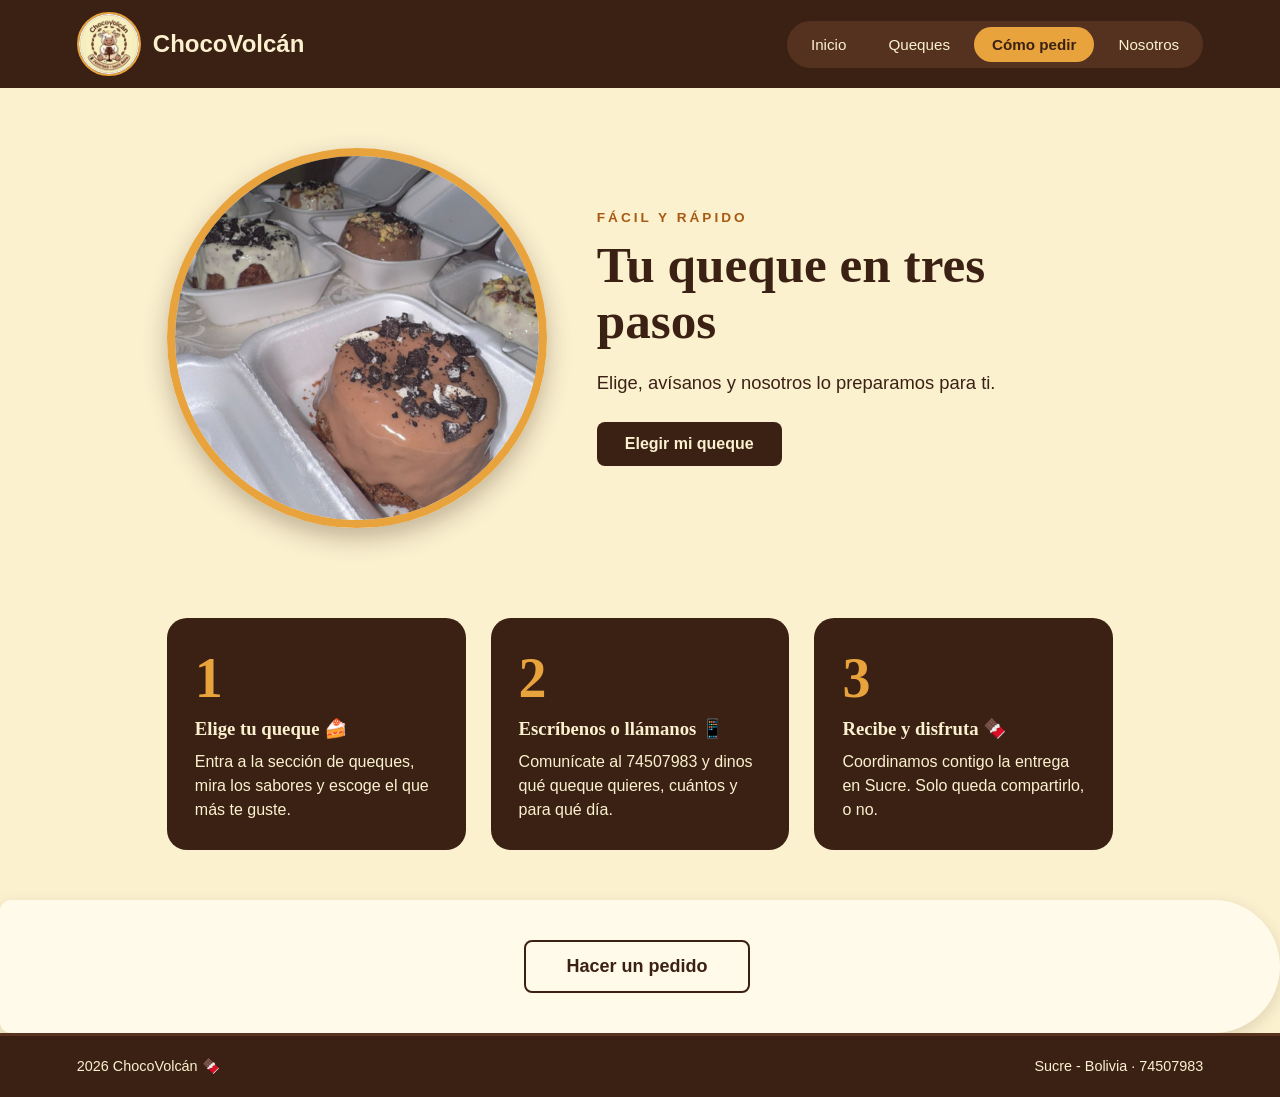
<file: como_pedir.html>
<!DOCTYPE html>
<html lang="es">
<head>
    <meta charset="UTF-8">
    <meta name="viewport" content="width=device-width, initial-scale=1.0">
    <title>ChocoVolcán | Cómo pedir</title>
    <link rel="stylesheet" href="css/estilos.css">
</head>
<body>
    <header>
        <a class="marca" href="index.html">
            <img src="imagenes/logo.png" alt="Logo de ChocoVolcán">
            <span>ChocoVolcán</span>
        </a>
        <nav>
            <ul>
                <li><a href="index.html">Inicio</a></li>
                <li><a href="queques.html">Queques</a></li>
                <li><a class="activo" href="como_pedir.html">Cómo pedir</a></li>
                <li><a href="nosotros.html">Nosotros</a></li>
            </ul>
        </nav>
    </header>
    <main>
        <section class="portada invertido">
            <div class="portada-texto">
                <p class="etiqueta">Fácil y rápido</p>
                <h1>Tu queque en tres pasos</h1>
                <p class="descripcion">Elige, avísanos y nosotros lo preparamos para ti.</p>
                <a class="boton" href="queques.html">Elegir mi queque</a>
            </div>
            <img src="imagenes/presentacion.jpeg" alt="Queque marmoleado">
        </section>
        <section class="pasos">
            <article class="paso">
                <span class="numero">1</span>
                <h3>Elige tu queque 🍰</h3>
                <p>Entra a la sección de queques, mira los sabores y escoge el que más te guste.</p>
            </article>
            <article class="paso">
                <span class="numero">2</span>
                <h3>Escríbenos o llámanos 📱</h3>
                <p>Comunícate al 74507983 y dinos qué queque quieres, cuántos y para qué día.</p>
            </article>
            <article class="paso">
                <span class="numero">3</span>
                <h3>Recibe y disfruta 🍫</h3>
                <p>Coordinamos contigo la entrega en Sucre. Solo queda compartirlo, o no.</p>
            </article>
        </section>
        <section>
          <div class="pedido-general" >
                   <button class="pedir" onclick="pedirGeneral()" id="pedido">Hacer un pedido</button>
                </div>
            </div>
        </section>
    </main>
    <footer>
        <p>2026 ChocoVolcán 🍫</p>
        <p>Sucre - Bolivia · 74507983</p>
    </footer>
     <script src="js/script.js"></script>
</body>
</html>
</file>
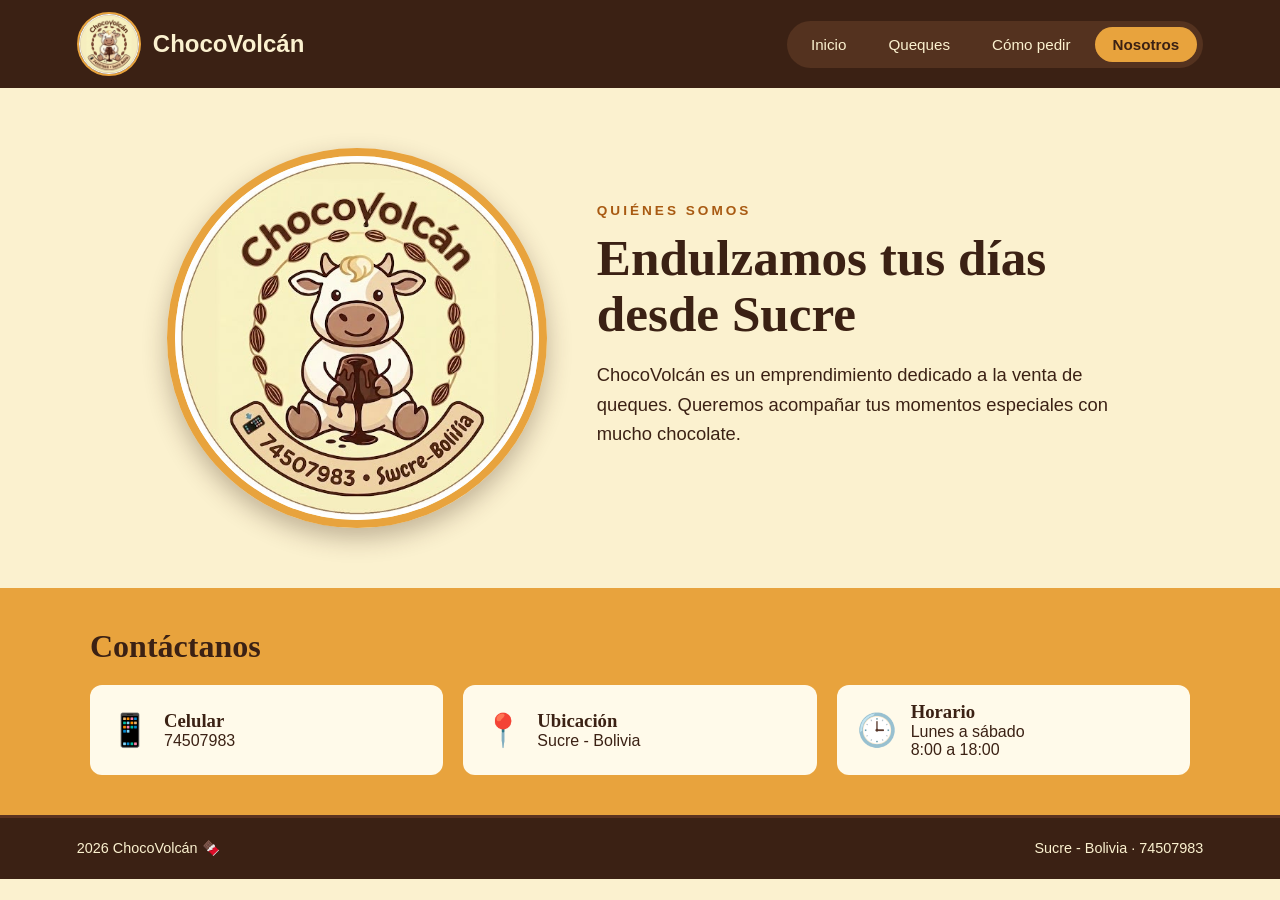
<file: nosotros.html>
<!DOCTYPE html>
<html lang="es">
<head>
    <meta charset="UTF-8">
    <meta name="viewport" content="width=device-width, initial-scale=1.0">
    <title>ChocoVolcán | Nosotros</title>
    <link rel="stylesheet" href="css/estilos.css">
</head>
<body>
    <header>
        <a class="marca" href="index.html">
            <img src="imagenes/logo.png" alt="Logo de ChocoVolcán">
            <span>ChocoVolcán</span>
        </a>
        <nav>
            <ul>
                <li><a href="index.html">Inicio</a></li>
                <li><a href="queques.html">Queques</a></li>
                <li><a href="como_pedir.html">Cómo pedir</a></li>
                <li><a class="activo" href="nosotros.html">Nosotros</a></li>
            </ul>
        </nav>
    </header>
    <main>
        <section class="portada invertido">
            <div class="portada-texto">
                <p class="etiqueta">Quiénes somos</p>
                <h1>Endulzamos tus días desde Sucre</h1>
                <p class="descripcion">ChocoVolcán es un emprendimiento dedicado a la venta de queques.
                    Queremos acompañar tus momentos especiales con mucho chocolate.
                </p>
            </div>
            <img src="imagenes/logo.png" alt="Logo de ChocoVolcán">
        </section>
        <section class="contacto">
            <h2>Contáctanos</h2>
            <div class="datos">
                <div class="dato">
                    <span class="icono">📱</span>
                    <div>
                        <h3>Celular</h3>
                        <p>74507983</p>
                    </div>
                </div>
                <div class="dato">
                    <span class="icono">📍</span>
                    <div>
                        <h3>Ubicación</h3>
                        <p>Sucre - Bolivia</p>
                    </div>
                </div>
                <div class="dato">
                    <span class="icono">🕒</span>
                    <div>
                        <h3>Horario</h3>
                        <p>Lunes a sábado<br>8:00 a 18:00</p>
                    </div>
                </div>
            </div>
        </section>
    </main>
    <footer>
        <p>2026 ChocoVolcán 🍫</p>
        <p>Sucre - Bolivia · 74507983</p>
    </footer>
</body>
</html>
</file>
<file: css/estilos.css>
/*estilos generales*/
*{
    margin: 0;
    padding: 0;
    box-sizing: border-box;
    font-family: "Trebuchet MS", sans-serif;
}

body{
    background: #FBF1CF;
    color: #3B2114;
    text-align: left;
}

h1, h2, h3{
    font-family: Georgia, serif;
    color: #3B2114;
}

/*barra con logo y menu*/
header{
    display: flex;
    justify-content: space-between;
    align-items: center;
    flex-wrap: wrap;
    gap: 15px;
    background: #3B2114;
    padding: 12px 6%;
}

.marca{
    display: flex;
    align-items: center;
    gap: 12px;
    color: #FBF1CF;
    text-decoration: none;
    font-family: Georgia, serif;
    font-size: 1.5em;
    font-weight: bold;
}

.marca img{
    width: 64px;
    height: 64px;
    border-radius: 50%;
    border: 2px solid #E8A33D;
    transition: transform 0.3s;
}

.marca:hover img{
    transform: scale(1.1);
}

nav ul{
    display: flex;
    flex-wrap: wrap;
    gap: 6px;
    list-style: none;
    background: #54321F;
    padding: 6px;
    border-radius: 30px;
}

nav a{
    display: inline-block;
    color: #FBF1CF;
    text-decoration: none;
    font-size: 0.95em;
    padding: 9px 18px;
    border-radius: 25px;
    transition: 0.3s;
}

nav a:hover{
    background: #FBF1CF;
    color: #3B2114;
    transform: translateY(-2px);
}

nav a.activo{
    background: #E8A33D;
    color: #3B2114;
    font-weight: bold;
}

/*portada: texto a un lado, imagen al otro*/
.portada{
    display: flex;
    justify-content: space-between;
    align-items: center;
    gap: 50px;
    max-width: 1100px;
    margin: 0 auto;
    padding: 60px 6%;
}

.portada.invertido{
    flex-direction: row-reverse;
}

.portada-texto{
    flex: 1;
}

.etiqueta{
    color: #A85A12;
    font-size: 0.85em;
    font-weight: bold;
    letter-spacing: 3px;
    text-transform: uppercase;
    margin-bottom: 12px;
}

.portada h1{
    font-size: 3.2em;
    line-height: 1.1;
    margin-bottom: 18px;
}

.portada p.descripcion{
    font-size: 1.15em;
    line-height: 1.6;
    margin-bottom: 25px;
}

.portada img{
    width: 380px;
    height: auto;
    aspect-ratio: 1 / 1;
    max-width: 45%;
    object-fit: cover;
    border-radius: 50%;
    border: 8px solid #E8A33D;
    box-shadow: 0 10px 25px rgba(59, 33, 20, 0.3);
}

.boton{
    display: inline-block;
    background: #3B2114;
    color: #FBF1CF;
    text-decoration: none;
    font-weight: bold;
    padding: 13px 28px;
    border-radius: 8px;
    transition: 0.3s;
}

.boton:hover{
    background: #E8A33D;
    color: #3B2114;
    transform: scale(1.05);
}



/*titulo de cada seccion*/
.seccion-titulo{
    max-width: 1100px;
    margin: 0 auto;
    padding: 20px 6% 0;
}

.seccion-titulo h2{
    font-size: 2em;
    border-left: 8px solid #E8A33D;
    padding-left: 15px;
}

/*productos: imagen a un lado, texto al otro*/
.productos{
    display: flex;
    flex-direction: column;
    gap: 30px;
    max-width: 1100px;
    margin: 0 auto;
    padding: 30px 6% 50px;
}

.producto{
    display: flex;
    align-items: center;
    gap: 35px;
    background: #FFFAEA;
    padding: 22px 30px;
    border-radius: 120px 20px 20px 120px;
    box-shadow: 0 5px 15px rgba(59, 33, 20, 0.15);
    transition: transform 0.3s, box-shadow 0.3s;
}

.producto.invertido{
    flex-direction: row-reverse;
    border-radius: 20px 120px 120px 20px;
}

.producto:hover{
    transform: scale(1.02);
    box-shadow: 0 10px 25px rgba(59, 33, 20, 0.3);
}

.producto img{
    width: 200px;
    height: 200px;
    object-fit: cover;
    border-radius: 50%;
    border: 5px solid #E8A33D;
}

.producto-texto{
    flex: 1;
}

.producto h3{
    font-size: 1.6em;
    margin-bottom: 8px;
}

.producto p{
    line-height: 1.5;
    margin-bottom: 10px;
}

.producto .precio{
    color: #A85A12;
    font-family: Georgia, serif;
    font-size: 1.6em;
    font-weight: bold;
}

.producto button{
    background: transparent;
    color: #3B2114;
    font-weight: bold;
    border: 2px solid #3B2114;
    padding: 9px 18px;
    border-radius: 8px;
    margin-right: 6px;
    cursor: pointer;
    transition: 0.3s;
}

.producto button.pedir{
    background: #3B2114;
    color: #FBF1CF;
}

.producto button:hover{
    background: #E8A33D;
    color: #3B2114;
    border-color: #E8A33D;
}

/*como pedir*/
.pasos{
    display: flex;
    flex-wrap: wrap;
    gap: 25px;
    max-width: 1100px;
    margin: 0 auto;
    padding: 30px 6% 50px;
}
.video {
    padding: 20px 20px 40px;
}
.video video {
    display: block;
    margin: 0 auto;          /* lo centra */
    width: 320px;            
    max-width: 100%;
    max-height: 500px;       
    border-radius: 15px;
    box-shadow: 0 5px 15px rgba(0, 0, 0, 0.2);
    background: #000;
}
.video{
    max-width: 1100px;
    margin: 0 auto;
    padding: 20px 6% 0;
}
.video h2{
    font-size: 2em;
    padding-left: 15px;
    display: flex;
    justify-content: center;   /* centra de izquierda a derecha */
    align-items: center;
     padding: 40px 20px;
    
}


.paso{
    flex: 1;
    min-width: 240px;
    background: #3B2114;
    padding: 28px;
    border-radius: 20px;
    transition: transform 0.3s;
}

.paso:hover{
    transform: translateY(-8px);
}

.numero{
    display: inline-block;
    color: #E8A33D;
    font-family: Georgia, serif;
    font-size: 3.5em;
    font-weight: bold;
}

.paso h3{
    color: #FBF1CF;
    margin: 8px 0 10px;
}

.paso p{
    color: #FBF1CF;
    line-height: 1.5;
}

/*contacto*/
.contacto{
    background: #E8A33D;
    padding: 40px 6%;
}

.contacto h2{
    max-width: 1100px;
    margin: 0 auto 20px;
    font-size: 2em;
}

.datos{
    display: flex;
    flex-wrap: wrap;
    gap: 20px;
    max-width: 1100px;
    margin: 0 auto;
}

.dato{
    flex: 1;
    min-width: 220px;
    display: flex;
    align-items: center;
    gap: 14px;
    background: #FFFAEA;
    padding: 16px 20px;
    border-radius: 12px;
}

.icono{
    font-size: 2em;
}

.pedido-general{
    display: flex;
    align-items: center;
    gap: 35px;
    background: #FFFAEA;
    padding: 22px 30px;
    border-radius: 120px 20px 20px 120px;
    box-shadow: 0 5px 15px rgba(59, 33, 20, 0.15);
    transition: transform 0.3s, box-shadow 0.3s;
}

.pedido-general{
    flex-direction: row-reverse;
    border-radius: 20px 120px 120px 20px;
}
.pedido-general button{
    background: transparent;
    color: #3B2114;
    font-weight: bold;
    border: 2px solid #3B2114;
    padding: 9px 18px;
    border-radius: 8px;
    margin-right: 6px;
    cursor: pointer;
    transition: 0.3s;
}


.pedido-general {
  display: flex;
  justify-content: center;  
  align-items: center;
  padding: 40px 20px;
}

.pedido-general .pedir {
  font-size: 18px;
  padding: 14px 40px;        
}


/*pie de pagina*/
footer{
    display: flex;
    justify-content: space-between;
    flex-wrap: wrap;
    gap: 8px;
    background: #3B2114;
    color: #FBF1CF;
    font-size: 0.9em;
    padding: 22px 6%;
    border-top: 3px solid #5a3220;
}

/*responsivo*/
@media (max-width: 768px){
    header{
        flex-direction: column;
    }

    nav ul{
        justify-content: center;
        border-radius: 15px;
    }

    nav a{
        padding: 8px 12px;
    }

    .portada, .portada.invertido{
        flex-direction: column;
        text-align: center;
        gap: 25px;
        padding: 35px 20px;
    }

    .portada h1{
        font-size: 2.2em;
    }

    .portada img{
        width: 260px;
        height: 260px;
        max-width: 100%;
    }

    .producto, .producto.invertido{
        flex-direction: column;
        text-align: center;
        gap: 15px;
        padding: 22px 16px;
        border-radius: 20px;
    }

    .producto button{
        margin-bottom: 6px;
    }

    footer{
        flex-direction: column;
        text-align: center;
    }
}
</file>
